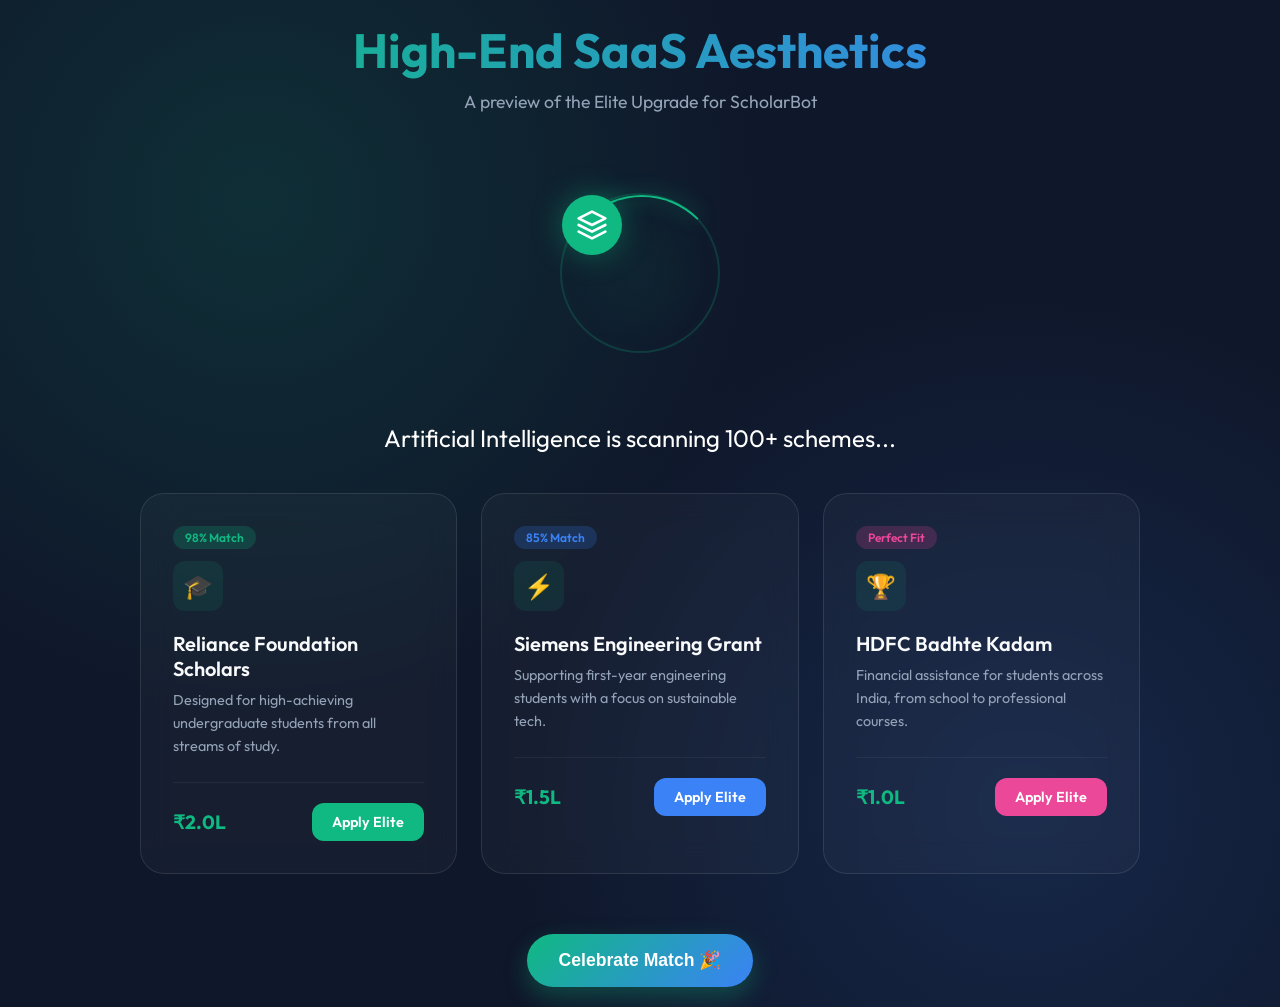
<file: premium_demo.html>
<!DOCTYPE html>
<html lang="en">
<head>
    <meta charset="UTF-8">
    <meta name="viewport" content="width=device-width, initial-scale=1.0">
    <title>ScholarBot Premium UI Demo</title>
    <link rel="preconnect" href="https://fonts.googleapis.com">
    <link rel="preconnect" href="https://fonts.gstatic.com" crossorigin>
    <link href="https://fonts.googleapis.com/css2?family=Outfit:wght@300;400;600;700&display=swap" rel="stylesheet">
    <style>
        :root {
            --primary: #10b981;
            --primary-glow: rgba(16, 185, 129, 0.4);
            --bg: #0f172a;
            --card-bg: rgba(255, 255, 255, 0.03);
            --card-border: rgba(255, 255, 255, 0.1);
            --glass-blur: 16px;
        }

        * {
            margin: 0;
            padding: 0;
            box-sizing: border-box;
        }

        body {
            font-family: 'Outfit', sans-serif;
            background: var(--bg);
            background-image: 
                radial-gradient(circle at 20% 20%, rgba(16, 185, 129, 0.15) 0%, transparent 40%),
                radial-gradient(circle at 80% 80%, rgba(59, 130, 246, 0.15) 0%, transparent 40%);
            color: white;
            min-height: 100vh;
            display: flex;
            flex-direction: column;
            align-items: center;
            justify-content: center;
            overflow-x: hidden;
            padding: 20px;
        }

        .container {
            max-width: 1000px;
            width: 100%;
            text-align: center;
        }

        h1 {
            font-size: 3rem;
            font-weight: 700;
            margin-bottom: 10px;
            background: linear-gradient(to right, #10b981, #3b82f6);
            -webkit-background-clip: text;
            background-clip: text;
            -webkit-text-fill-color: transparent;
        }

        p.subtitle {
            color: #94a3b8;
            margin-bottom: 60px;
            font-size: 1.1rem;
        }

        /* ─── 1. Scanning Animation (Radar) ─── */
        .scanner-box {
            position: relative;
            width: 200px;
            height: 200px;
            margin: 0 auto 50px;
            display: flex;
            align-items: center;
            justify-content: center;
        }

        .radar {
            width: 160px;
            height: 160px;
            border-radius: 50%;
            border: 2px solid rgba(16, 185, 129, 0.2);
            position: relative;
            background: radial-gradient(circle, rgba(16, 185, 129, 0.05) 0%, transparent 70%);
        }

        .radar::before {
            content: '';
            position: absolute;
            top: 0;
            left: 0;
            width: 100%;
            height: 100%;
            border-radius: 50%;
            border: 2px solid transparent;
            border-top-color: var(--primary);
            animation: spin 2s linear infinite;
            filter: drop-shadow(0 0 10px var(--primary));
        }

        @keyframes spin {
            to { transform: rotate(360deg); }
        }

        .avatar-inner {
            position: absolute;
            width: 60px;
            height: 60px;
            background: var(--primary);
            border-radius: 50%;
            display: flex;
            align-items: center;
            justify-content: center;
            z-index: 2;
            box-shadow: 0 0 30px var(--primary-glow);
        }

        .pulse {
            position: absolute;
            width: 160px;
            height: 160px;
            border-radius: 50%;
            background: var(--primary);
            opacity: 0;
            animation: pulse-ring 2s cubic-bezier(0.215, 0.61, 0.355, 1) infinite;
        }

        @keyframes pulse-ring {
            0% { transform: scale(0.33); opacity: 0.5; }
            80%, 100% { transform: scale(1.2); opacity: 0; }
        }

        /* ─── 2. Glassmorphic Cards ─── */
        .demo-grid {
            display: grid;
            grid-template-columns: repeat(auto-fit, minmax(300px, 1fr));
            gap: 24px;
            margin-top: 40px;
        }

        .glass-card {
            background: var(--card-bg);
            backdrop-filter: blur(var(--glass-blur));
            -webkit-backdrop-filter: blur(var(--glass-blur));
            border: 1px solid var(--card-border);
            border-radius: 24px;
            padding: 32px;
            text-align: left;
            transition: all 0.4s cubic-bezier(0.175, 0.885, 0.32, 1.275);
            position: relative;
            overflow: hidden;
            cursor: pointer;
        }

        .glass-card::after {
            content: '';
            position: absolute;
            top: 0;
            left: -100%;
            width: 100%;
            height: 100%;
            background: linear-gradient(90deg, transparent, rgba(255,255,255,0.05), transparent);
            transition: 0.5s;
        }

        .glass-card:hover {
            transform: translateY(-10px) scale(1.02);
            border-color: rgba(16, 185, 129, 0.4);
            box-shadow: 0 20px 40px rgba(0,0,0,0.4);
            background: rgba(255, 255, 255, 0.05);
        }

        .glass-card:hover::after {
            left: 100%;
        }

        .card-icon {
            width: 50px;
            height: 50px;
            background: rgba(16, 185, 129, 0.1);
            border-radius: 12px;
            display: flex;
            align-items: center;
            justify-content: center;
            margin-bottom: 20px;
            color: var(--primary);
            font-size: 1.5rem;
        }

        .card-tag {
            background: rgba(16, 185, 129, 0.2);
            color: #10b981;
            padding: 4px 12px;
            border-radius: 100px;
            font-size: 0.75rem;
            font-weight: 600;
            display: inline-block;
            margin-bottom: 12px;
        }

        .card-title {
            font-size: 1.25rem;
            font-weight: 600;
            margin-bottom: 8px;
            color: #f8fafc;
        }

        .card-desc {
            color: #94a3b8;
            font-size: 0.9rem;
            line-height: 1.6;
            margin-bottom: 24px;
        }

        .card-footer {
            display: flex;
            justify-content: space-between;
            align-items: center;
            padding-top: 20px;
            border-top: 1px solid rgba(255,255,255,0.05);
        }

        .card-price {
            font-weight: 700;
            font-size: 1.2rem;
            color: #10b981;
        }

        .apply-btn {
            background: var(--primary);
            color: white;
            padding: 10px 20px;
            border-radius: 12px;
            text-decoration: none;
            font-weight: 600;
            font-size: 0.9rem;
            transition: 0.3s;
        }

        .apply-btn:hover {
            box-shadow: 0 0 15px var(--primary-glow);
            transform: scale(1.05);
        }

        /* ─── 3. Confetti Trigger ─── */
        .controls {
            margin-top: 60px;
        }

        .confetti-btn {
            background: linear-gradient(135deg, #10b981 0%, #3b82f6 100%);
            border: none;
            color: white;
            padding: 16px 32px;
            border-radius: 100px;
            font-size: 1.1rem;
            font-weight: 600;
            cursor: pointer;
            box-shadow: 0 10px 25px rgba(16, 185, 129, 0.3);
            transition: all 0.3s;
        }

        .confetti-btn:hover {
            transform: translateY(-5px);
            box-shadow: 0 15px 35px rgba(16, 185, 129, 0.5);
        }

        #confetti-canvas {
            position: fixed;
            top: 0;
            left: 0;
            width: 100%;
            height: 100%;
            pointer-events: none;
            z-index: 9999;
        }
    </style>
</head>
<body>

    <canvas id="confetti-canvas"></canvas>

    <div class="container">
        <h1>High-End SaaS Aesthetics</h1>
        <p class="subtitle">A preview of the Elite Upgrade for ScholarBot</p>

        <!-- 1. Scanning / Radar Section -->
        <div class="scanner-box">
            <div class="pulse"></div>
            <div class="radar">
                <div class="avatar-inner">
                    <svg width="32" height="32" viewBox="0 0 24 24" fill="none" stroke="white" stroke-width="2" stroke-linecap="round" stroke-linejoin="round">
                        <path d="M12 2L2 7l10 5 10-5-10-5z"></path>
                        <path d="M2 17l10 5 10-5"></path>
                        <path d="M2 12l10 5 10-5"></path>
                    </svg>
                </div>
            </div>
        </div>

        <h2 style="margin-bottom: 20px; font-weight: 400;">Artificial Intelligence is scanning 100+ schemes...</h2>

        <!-- 2. Glassmorphic Cards Grid -->
        <div class="demo-grid">
            <div class="glass-card">
                <div class="card-tag">98% Match</div>
                <div class="card-icon">🎓</div>
                <h3 class="card-title">Reliance Foundation Scholars</h3>
                <p class="card-desc">Designed for high-achieving undergraduate students from all streams of study.</p>
                <div class="card-footer">
                    <span class="card-price">₹2.0L</span>
                    <a href="#" class="apply-btn">Apply Elite</a>
                </div>
            </div>

            <div class="glass-card">
                <div class="card-tag" style="background:rgba(59,130,246,0.2); color:#3b82f6;">85% Match</div>
                <div class="card-icon" style="color:#3b82f6;">⚡</div>
                <h3 class="card-title">Siemens Engineering Grant</h3>
                <p class="card-desc">Supporting first-year engineering students with a focus on sustainable tech.</p>
                <div class="card-footer">
                    <span class="card-price">₹1.5L</span>
                    <a href="#" class="apply-btn" style="background:#3b82f6;">Apply Elite</a>
                </div>
            </div>

            <div class="glass-card">
                <div class="card-tag" style="background:rgba(236,72,153,0.2); color:#ec4899;">Perfect Fit</div>
                <div class="card-icon" style="color:#ec4899;">🏆</div>
                <h3 class="card-title">HDFC Badhte Kadam</h3>
                <p class="card-desc">Financial assistance for students across India, from school to professional courses.</p>
                <div class="card-footer">
                    <span class="card-price">₹1.0L</span>
                    <a href="#" class="apply-btn" style="background:#ec4899;">Apply Elite</a>
                </div>
            </div>
        </div>

        <!-- 3. Confetti Trigger -->
        <div class="controls">
            <button class="confetti-btn" onclick="triggerCelebration()">Celebrate Match 🎉</button>
        </div>
    </div>

    <script>
        // Confetti Logic
        const canvas = document.getElementById('confetti-canvas');
        const ctx = canvas.getContext('2d');
        let pieces = [];
        const colors = ['#10b981', '#3b82f6', '#ec4899', '#f59e0b', '#ffffff'];

        function initCanvas() {
            canvas.width = window.innerWidth;
            canvas.height = window.innerHeight;
        }

        window.addEventListener('resize', initCanvas);
        initCanvas();

        function createPiece() {
            return {
                x: Math.random() * canvas.width,
                y: Math.random() * -canvas.height,
                size: Math.random() * 10 + 5,
                color: colors[Math.floor(Math.random() * colors.length)],
                speed: Math.random() * 3 + 2,
                rotation: Math.random() * 360,
                rotationSpeed: Math.random() * 5 - 2.5
            };
        }

        function triggerCelebration() {
            pieces = [];
            for (let i = 0; i < 150; i++) {
                pieces.push(createPiece());
            }
        }

        function update() {
            ctx.clearRect(0, 0, canvas.width, canvas.height);
            
            pieces.forEach((p, i) => {
                p.y += p.speed;
                p.rotation += p.rotationSpeed;
                
                ctx.save();
                ctx.translate(p.x, p.y);
                ctx.rotate(p.rotation * Math.PI / 180);
                ctx.fillStyle = p.color;
                ctx.fillRect(-p.size/2, -p.size/2, p.size, p.size);
                ctx.restore();

                if (p.y > canvas.height) {
                    pieces.splice(i, 1);
                }
            });

            requestAnimationFrame(update);
        }

        update();
    </script>
</body>
</html>
</file>
